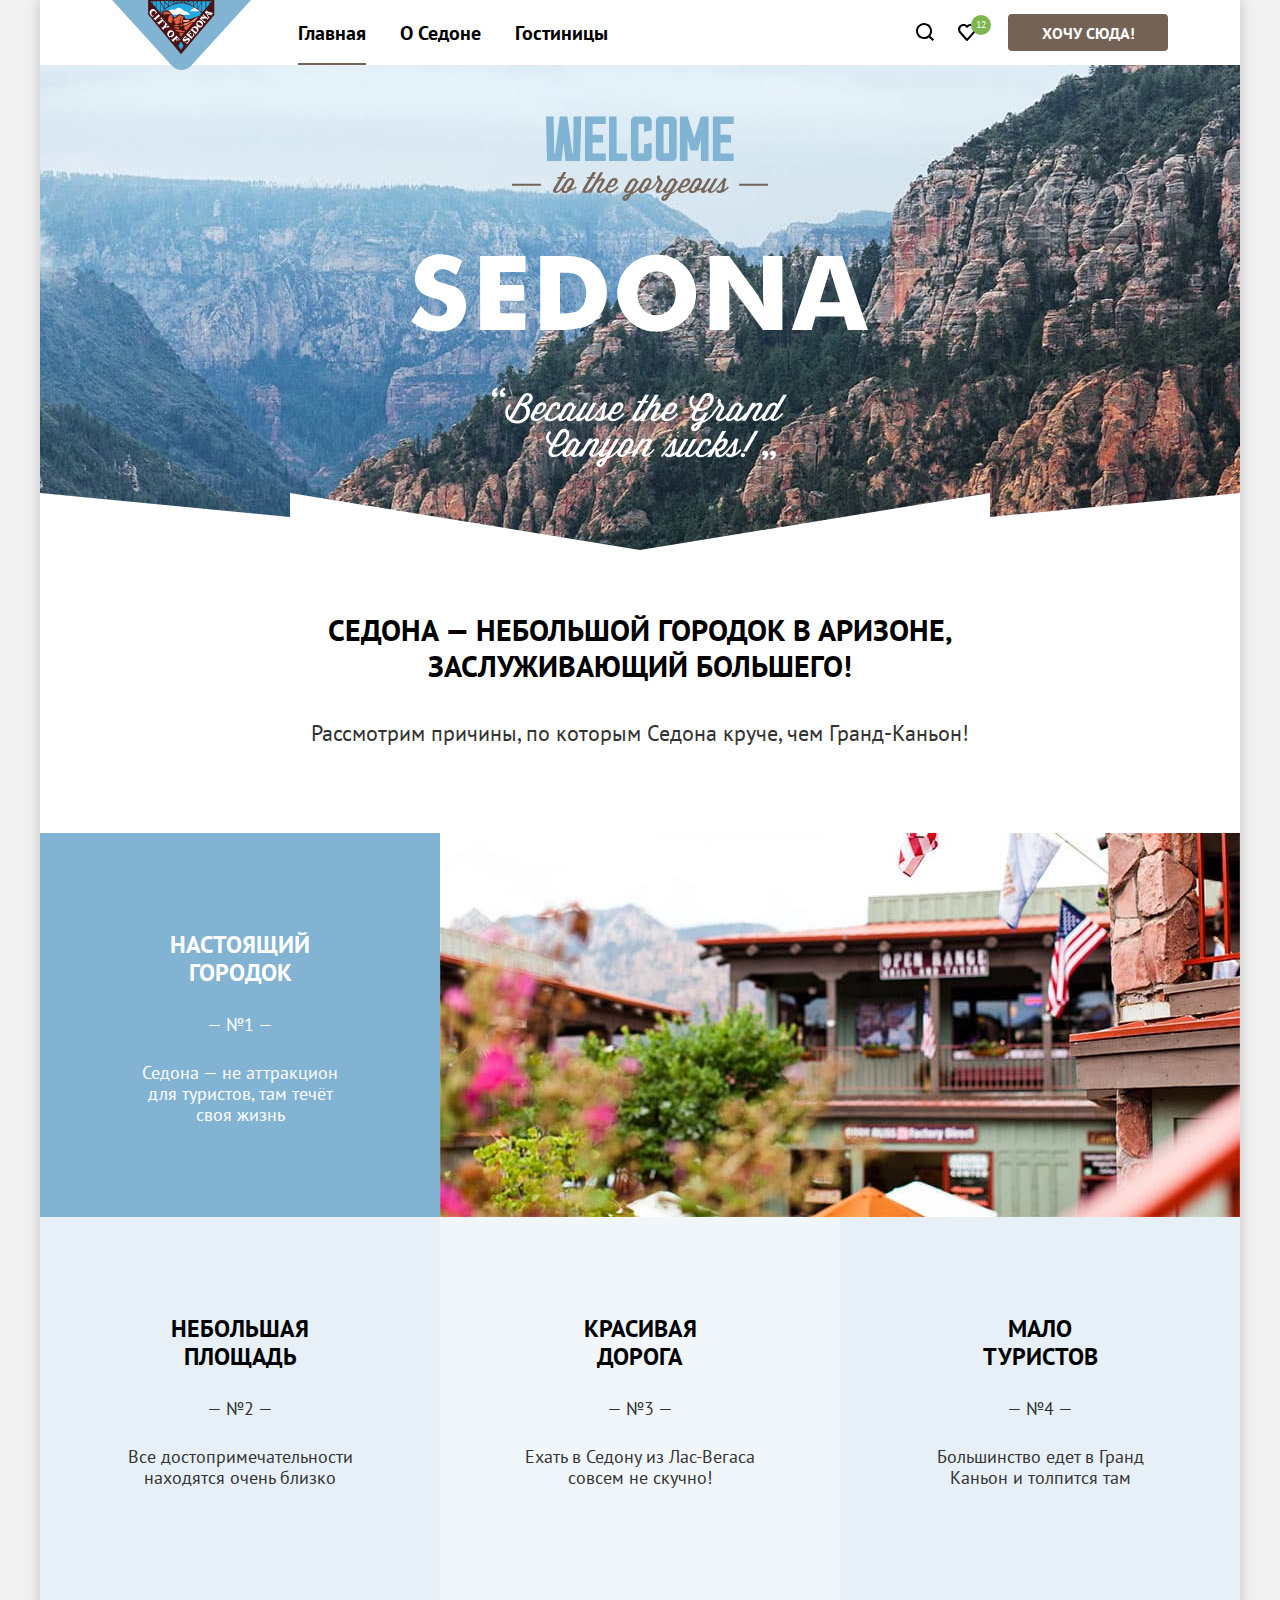
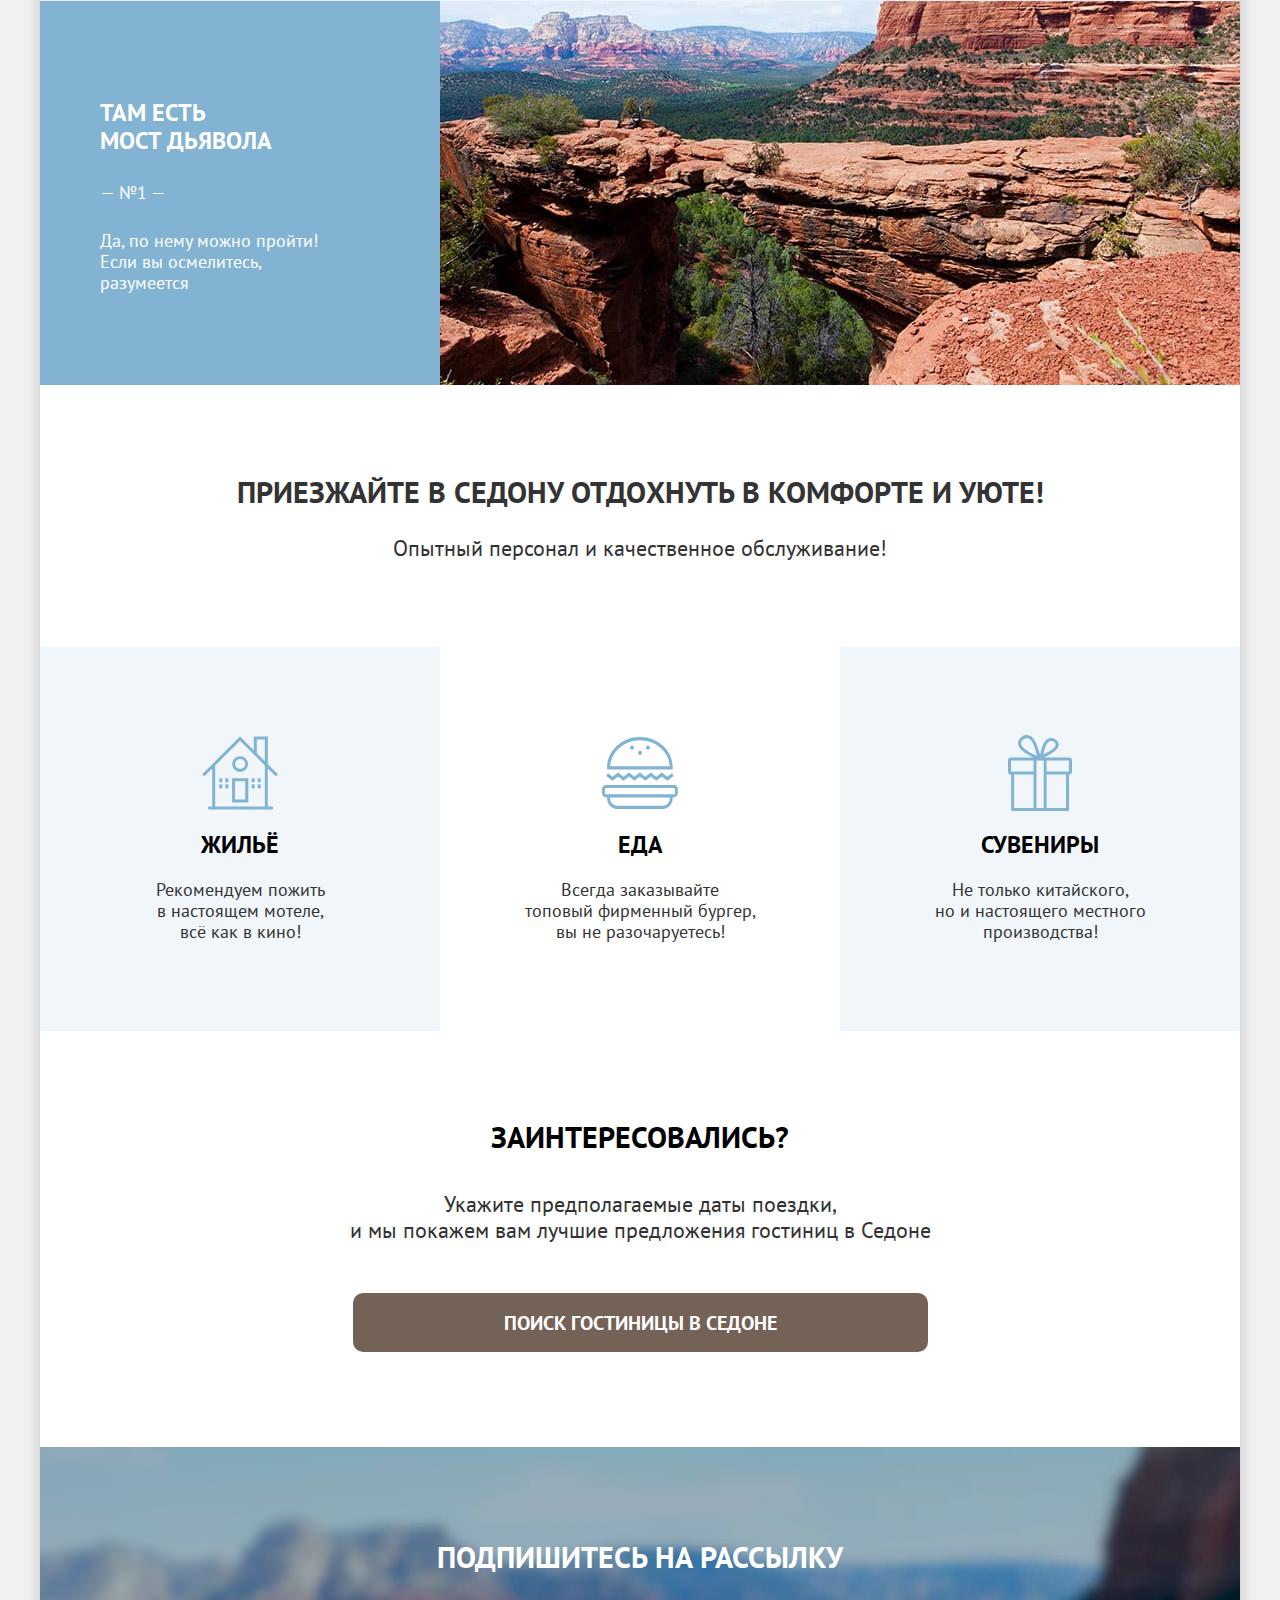
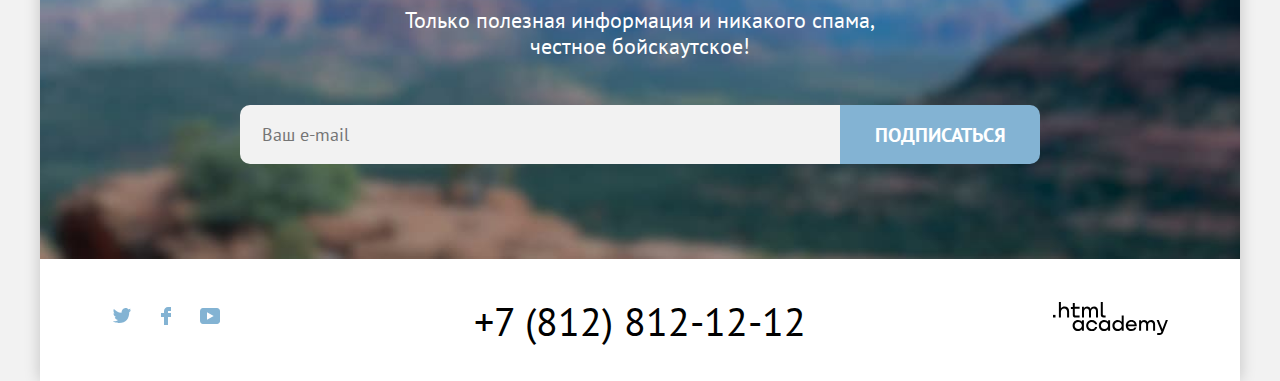
<file: index.html>
<!DOCTYPE html>
<html class="page" lang="ru">

  <head>
    <meta charset="utf-8">
    <title>Седона — небольшой городок в Аризоне</title>
    <link rel="stylesheet" href="./css/style.css">
    <link rel="icon" type="image/png" sizes="32x32" href="images/favicon.png">
  </head>

  <body class="page-body">
    <header class="page-header">
      <nav class="header-nav">
        <a class="logo">
          <img class="logo-img" src="./images/logo.svg" width="139" height="70" alt="Седона">
        </a>

        <ul class="site-menu">
          <li class="site-menu-item site-menu-item-active">
            <a class="site-menu-link">Главная</a>
          </li>
          <li class="site-menu-item">
            <a class="site-menu-link" href="#">О Седоне</a>
          </li>
          <li class="site-menu-item">
            <a class="site-menu-link" href="catalog.html">Гостиницы</a>
          </li>
        </ul>

        <div class="additional-menu">
          <a class="icon-button" href="#">
            <span class="visually-hidden">Поиск</span>
            <svg width="19" height="19" viewBox="0 0 19 19" aria-hidden="true">
              <path
                d="M18.0511 16.6L14.3406 12.9C15.3434 11.6 16.0454 9.9 16.0454 8C16.0454 3.6 12.4352 0 8.02271 0C3.61022 0 0 3.7 0 8.1C0 12.5 3.61022 16.1 8.02271 16.1C9.82781 16.1 11.5326 15.5 12.9366 14.4L16.6471 18.1L18.0511 16.6ZM8.02271 14.1C4.71334 14.1 2.00568 11.4 2.00568 8.1C2.00568 4.8 4.71334 2.1 8.02271 2.1C11.3321 2.1 14.0397 4.8 14.0397 8.1C14.0397 11.4 11.3321 14.1 8.02271 14.1Z" />
            </svg>
          </a>
          <a class="icon-button" href="#">
            <span class="visually-hidden">Избранное</span>
            <span class="icon-button-counter">12</span>
            <svg width="19" height="17" viewBox="0 0 19 17" aria-hidden="true">
              <path
                d="M8.92526 17C8.62441 17 8.32356 16.9 8.12299 16.6C2.70766 10.5 1.40397 9.1 1.10312 8.7C0.401135 7.8 0 6.6 0 5.4C0 2.4 2.40681 0 5.51561 0C6.8193 0 8.02271 0.5 9.02554 1.3C10.0284 0.5 11.3321 0 12.5355 0C15.544 0 18.0511 2.4 18.0511 5.4C18.0511 6.7 17.5497 7.9 16.7474 8.8L9.72753 16.7C9.52696 16.9 9.3264 17 8.92526 17ZM2.90823 7.5C3.20908 7.9 6.41816 11.5 9.02554 14.4L15.2431 7.4C15.7446 6.9 15.9451 6.2 15.9451 5.4C15.9451 3.6 14.4409 2.1 12.6358 2.1C11.6329 2.1 10.6301 2.6 9.9281 3.4C9.62725 3.7 9.3264 3.8 9.02554 3.8C8.72469 3.8 8.42384 3.6 8.22327 3.4C7.52129 2.6 6.51845 2.1 5.51561 2.1C3.7105 2.1 2.20624 3.6 2.20624 5.4C2.10596 6.3 2.5071 7 2.90823 7.5C2.80795 7.5 2.80795 7.5 2.90823 7.5Z" />
            </svg>
          </a>
          <a href="#" class="button button-secondary additional-menu-button">Хочу сюда!</a>
        </div>
      </nav>
    </header>

    <main class="page-main">
      <div class="main-promo">
        <h1 class="visually-hidden">Туристический город Седона</h1>
      </div>

      <section class="advantages">
        <h2 class="visually-hidden">Преимущества Седоны</h2>

        <div class="advantages-content">
          <p class="section-title">Седона — небольшой городок в Аризоне, заслуживающий большего!</p>
          <p class="section-description">Рассмотрим причины, по которым Седона круче, чем Гранд-Каньон!</p>
        </div>

        <ol class="advantages-list">
          <li class="advantages-item advantages-item-large">
            <div class="advantages-description">
              <h3 class="advantages-title">Настоящий<br>городок</h3>
              <p class="advantages-text">Седона — не аттракцион<br>для туристов, там течёт<br>своя жизнь</p>
            </div>
            <img class="advantages-img" src="./images/content/real-city.jpg" width="800" height="385"
              alt="Фото города Седона с заведенями">

          <li class="advantages-item">
            <div class="advantages-description">
              <h3 class="advantages-title">Небольшая<br>площадь</h3>
              <p class="advantages-text">Все достопримечательности находятся очень близко</p>
            </div>
          </li>

          <li class="advantages-item">
            <div class="advantages-description">
              <h3 class="advantages-title">Красивая<br>дорога</h3>
              <p class="advantages-text">Ехать в Седону из Лас-Вегаса совсем не скучно!</p>
            </div>
          </li>

          <li class="advantages-item">
            <div class="advantages-description">
              <h3 class="advantages-title">Мало<br>туристов</h3>
              <p class="advantages-text">Большинство едет в Гранд<br>Каньон и толпится там</p>
            </div>
          </li>
        </ol>
      </section>

      <li class="advantages-item advantages-item-large">
        <div class="advantages-description">
          <h3 class="advantages-title">Там есть<br>мост дьявола</h3>
          <p class="advantages-text">Да, по нему можно пройти!<br>Если вы осмелитесь,<br>разумеется</p>
        </div>
        <img class="advantages-img" src="./images/content/devil-bridge.jpg" width="800" height="385"
          alt="Фото Моста дьявола: природного каменного моста между скалами">
      </li>

      <div class="center-text-container">
        <h2 class="center-text text-title">
          Приезжайте в Седону отдохнуть в комфорте и уюте!
        </h2>
        <p class="intro-text text-description">
          Опытный персонал и качественное обслуживание!
        </p>
      </div>

      <ul class="advantages-list-inner">
        <li class="advantages-inner-item advantages-inner-item-house">
          <h4 class="advantages-title">Жильё</h4>
          <p class="advantages-text">Рекомендуем пожить<br>в настоящем мотеле,<br>всё как в кино!</p>
        </li>
        <li class="advantages-inner-item advantages-inner-item-food">
          <h4 class="advantages-title">Еда</h4>
          <p class="advantages-text">Всегда заказывайте<br>топовый фирменный бургер,<br>вы не разочаруетесь!</p>
        </li>
        <li class="advantages-inner-item advantages-inner-item-present">
          <h4 class="advantages-title">Сувениры</h4>
          <p class="advantages-text">Не только китайского,<br>но и настоящего местного<br>производства!</p>
        </li>
      </ul>
      </li>
      <section class="search">
        <h2 class="visually-hidden">Поиск гостиниц</h2>

        <p class="section-title">Заинтересовались?</p>
        <p class="section-description">Укажите предполагаемые даты поездки,<br>и мы покажем вам лучшие предложения
          гостиниц в Седоне</p>

        <a href="#" class="search-button button button-secondary button-large">Поиск гостиницы в Седоне</a>
      </section>

      <section class="subscribe subscribe-primary">
        <h2 class="section-title">Подпишитесь на рассылку</h2>
        <p class="section-description">Только полезная информация и никакого спама,<br>честное бойскаутское!</p>

        <form class="subscribe-form" action="https://echo.htmlacademy.ru/" method="post">
          <label class="subscribe-field field">
            <span class="visually-hidden">Ваш e-mail</span>
            <input class="field-input" type="email" name="email" placeholder="Ваш e-mail">
          </label>
          <button class="subscribe-button button button-large" type="submit">Подписаться</button>
        </form>
      </section>
    </main>

    <footer class="page-footer">
      <ul class="footer-social social">
        <li class="social-item">
          <a class="social-link" href="https://twitter.com/htmlacademy_ru">
            <span class="visually-hidden">Twitter</span>
            <svg width="18" height="15" viewBox="0 0 18 15" aria-hidden="true">
              <path
                d="M11.6 0.200056C13.4 -0.299944 14.8 0.500056 15.4 1.40006C16.1 1.20006 16.8 0.900056 17.5 0.700056C17.5 1.60006 16.9 2.20006 16.6 2.50006C17.3 2.60006 18 1.90006 18 1.90006C17.8 2.90006 16.9 3.70006 16.3 3.90006C16.1 10.7001 13 15.1001 5.7 15.0001C5.1 15.0001 5.8 15.0001 5.2 15.0001C4.8 15.0001 0.8 14.5001 0 13.1001C2.4 13.3001 4.1 12.7001 5 11.9001C4 11.6001 2.1 11.5001 1.8 9.00006C2.2 9.10006 2.4 9.20006 3.1 9.10006C1.8 8.30006 0.4 7.50006 0.5 5.30006C0.8 5.60006 1.6 5.80006 1.9 5.80006C1.1 5.60006 -0.2 2.50006 0.9 0.900056C2.8 2.80006 4.9 4.50006 8.5 4.70006C8.7 2.30006 9.7 0.800056 11.6 0.200056Z" />
            </svg>
          </a>
        </li>
        <li class="social-item">
          <a class="social-link" href="https://www.facebook.com/htmlacademy">
            <span class="visually-hidden">Facebook</span>
            <svg width="10" height="18" viewBox="0 0 10 18" aria-hidden="true">
              <path d="M7 0C4.8 0 3 1.8 3 4V6H0V10H3V18H7V10H10V6H7V4H10V0H7Z" />
            </svg>
          </a>
        </li>
        <li class="social-item">
          <a class="social-link" href="https://www.youtube.com/c/HTMLAcademyRUS">
            <span class="visually-hidden">YouTube</span>
            <svg width="20" height="16" viewBox="0 0 20 16" aria-hidden="true">
              <path
                d="M17 0H2.9C1.2 0 0 1.5 0 3.2V12.7C0 14.5 1.2 16 2.9 16H17.2C18.7 16 20.1 14.5 20.1 12.8V3.2C19.9 1.5 18.7 0 17 0ZM7 11.8V4.2L13.7 8L7 11.8Z" />
            </svg>
          </a>
        </li>
      </ul>

      <a class="footer-phone" href="tel:+78128121212">+7 (812) 812-12-12</a>

      <a class="footer-developer" href="https://htmlacademy.ru/">
        <span class="visually-hidden">Разработано HTML Academy</span>
        <svg class="footer-developer-img" width="115" height="33" viewBox="0 0 115 33" aria-hidden="true">
          <path d="M0 12.9V15.5H2.5V12.9H0Z" />
          <path
            d="M11.6 4.5C10 4.5 8.8 5.2 8 6.2H7.9V0H5.9V15.5H7.9V10.2C7.9 8.1 9.2 6.6 11.2 6.6C13 6.6 14.1 8 14.1 9.8V15.5H16.1V9.4C16.2 6.4 14.3 4.5 11.6 4.5Z" />
          <path
            d="M26.6 4.8H21.8V1.1H19.8V4.9H17.9V6.9H19.8V12.9C19.8 14.6 20.8 15.6 22.5 15.6H26.6V13.6H22.9C22.2 13.6 21.8 13.2 21.8 12.5V6.8H26.6V4.8Z" />
          <path
            d="M41.1 4.6C39.5 4.6 38.2 5.4 37.6 6.7H37.5C36.9 5.5 35.7 4.6 34.1 4.6C32.7 4.6 31.6 5.4 31 6.4H30.9V4.8H29V15.4H31V10C31 8 32 6.5 33.6 6.5C35.1 6.5 36 7.5 36 9.1V15.4H38V9.8C38 7.4 39.4 6.5 40.6 6.5C42.1 6.5 43 7.5 43 9.1V15.4H45V8.9C45.1 6.4 43.6 4.6 41.1 4.6Z" />
          <path d="M47.8 12.7C47.8 14.4 48.8 15.4 50.6 15.4H52.6V13.4H50.9C50.2 13.4 49.8 13 49.8 12.3V0H47.8V12.7Z" />
          <path
            d="M28.9 19.7C28 18.6 26.7 17.9 25 17.9C21.9 17.9 19.6 20.2 19.6 23.5C19.6 26.8 21.9 29.1 25 29.1C26.8 29.1 28 28.3 28.8 27.2H28.9V28.8H30.9V18.2H28.9V19.7ZM25.3 27.1C23.1 27.1 21.7 25.5 21.7 23.5C21.7 21.5 23.1 19.9 25.3 19.9C27.5 19.9 28.9 21.5 28.9 23.5C28.9 25.4 27.5 27.1 25.3 27.1Z" />
          <path
            d="M44.2 22C43.7 19.6 41.6 17.9 38.8 17.9C35.4 17.9 33.2 20.4 33.2 23.5C33.2 26.6 35.4 29.1 38.8 29.1C41.6 29.1 43.7 27.3 44.2 24.9H42.1C41.7 26.2 40.4 27.2 38.8 27.2C36.6 27.2 35.2 25.6 35.2 23.6C35.2 21.6 36.6 20 38.8 20C40.4 20 41.6 21 42.1 22.2H44.2V22Z" />
          <path
            d="M55.1 19.7C54.2 18.6 52.9 17.9 51.2 17.9C48.1 17.9 45.8 20.2 45.8 23.5C45.8 26.8 48.1 29.1 51.2 29.1C53 29.1 54.2 28.3 55 27.2H55.1V28.8H57.1V18.2H55.1V19.7ZM51.5 27.1C49.3 27.1 47.9 25.5 47.9 23.5C47.9 21.5 49.3 19.9 51.5 19.9C53.7 19.9 55.1 21.5 55.1 23.5C55.1 25.4 53.6 27.1 51.5 27.1Z" />
          <path
            d="M68.7 19.8C67.8 18.7 66.5 17.9 64.8 17.9C61.7 17.9 59.4 20.2 59.4 23.5C59.4 26.8 61.6 29.1 64.8 29.1C66.5 29.1 67.8 28.3 68.6 27.3H68.7V28.8H70.7V13.4H68.7V19.8ZM65.1 27.1C62.9 27.1 61.5 25.5 61.5 23.5C61.5 21.5 62.9 19.9 65.1 19.9C67.3 19.9 68.7 21.5 68.7 23.5C68.6 25.5 67.2 27.1 65.1 27.1Z" />
          <path
            d="M78.3 17.9C75 17.9 72.8 20.4 72.8 23.5C72.8 26.5 74.9 29.1 78.3 29.1C80.8 29.1 82.8 27.8 83.5 25.5H81.4C80.9 26.5 79.8 27.1 78.4 27.1C76.5 27.1 75.1 25.8 75 24.2H83.8C84 20.6 81.8 17.9 78.3 17.9ZM78.3 19.8C80 19.8 81.3 20.8 81.6 22.4H75.1C75.4 20.9 76.6 19.8 78.3 19.8Z" />
          <path
            d="M98.2 17.9C96.6 17.9 95.3 18.7 94.6 19.9H94.5C93.9 18.7 92.7 17.9 91.1 17.9C89.7 17.9 88.6 18.6 88 19.7V18.2H86.1V28.8H88.1V23.4C88.1 21.4 89.1 20 90.7 19.9C92.2 19.9 93.1 20.9 93.1 22.5V28.8H95.1V23.2C95.1 20.8 96.5 19.9 97.7 19.9C99.2 19.9 100.1 20.9 100.1 22.5V28.8H102.1V22.3C102.2 19.7 100.7 17.9 98.2 17.9Z" />
          <path
            d="M109.4 27L105.8 18.1H103.6L108.4 29.7C108.1 30.6 107.7 30.9 106.7 30.9H104.2V32.9H106.7C108.5 32.9 109.5 32.1 110.2 30.3L114.9 18.1H112.8L109.4 27Z" />
        </svg>
      </a>
    </footer>

    <section class="modal">
      <div class="modal-container">
        <h2 class="modal-title section-title">Поиск гостиницы в Седоне</h2>
        <button class="modal-close" type="button">
          <span class="visually-hidden">Закрыть окно</span>
        </button>

        <form class="modal-content search-form" action="https://echo.htmlacademy.ru/" method="post">
          <div class="search-form-date field field-search">
            <label class="field-title" for="date-in">Дата заезда:</label>
            <input class="field-input" type="text" name="date-in" id="date-in" placeholder="Укажите дату"
              value="27 апреля 2020">
            <span class="field-message field-message-error">Мы не можем отправить вас в прошлое.</span>
          </div>

          <div class="search-form-date field field-search">
            <label class="field-title" for="date-out">Дата заезда:</label>
            <input class="field-input" type="text" name="date-out" id="date-out" placeholder="Укажите дату"
              value="1 сентября 2021">
            <span class="field-message">На эти даты есть свободные номера. Пока есть.</span>
          </div>

          <div class="search-form-amount field field-search">
            <label class="field-title" for="adults">Взрослые:</label>

            <div class="field-number number">
              <button class="number-button number-button-minus" type="button">
                <span class="visually-hidden">Уменьшить количество</span>
              </button>

              <input class="number-input field-input" type="number" name="adults-amount" id="adults" placeholder="0"
                value="2" min="1" step="1">

              <button class="number-button number-button-plus" type="button">
                <span class="visually-hidden">Увеличить количество</span>
              </button>
            </div>
          </div>

          <div class="search-form-amount field field-search">
            <span class="field-title field-title-info">
              <label for="children">Дети:</label>
              <span class="field-info" id="children-info">
                <span class="field-info-text">
                  Укажите количество детей, которые будут с вами, возраст которых от 6 до 18 лет. Дети до 6 лет
                  размещаются бесплатно.
                </span>
              </span>
            </span>

            <div class="field-number number">
              <button class="number-button number-button-minus" type="button">
                <span class="visually-hidden">Уменьшить количество</span>
              </button>

              <input class="number-input field-input" type="number" name="children-amount" id="children"
                aria-describedby="children-info" placeholder="0" value="1" min="0" step="1">

              <button class="number-button number-button-plus" type="button">
                <span class="visually-hidden">Увеличить количество</span>
              </button>
            </div>
          </div>

          <button class="search-form-button button button-large" type="submit">Найти</button>
        </form>
      </div>
    </section>
  </body>

</html>
</file>
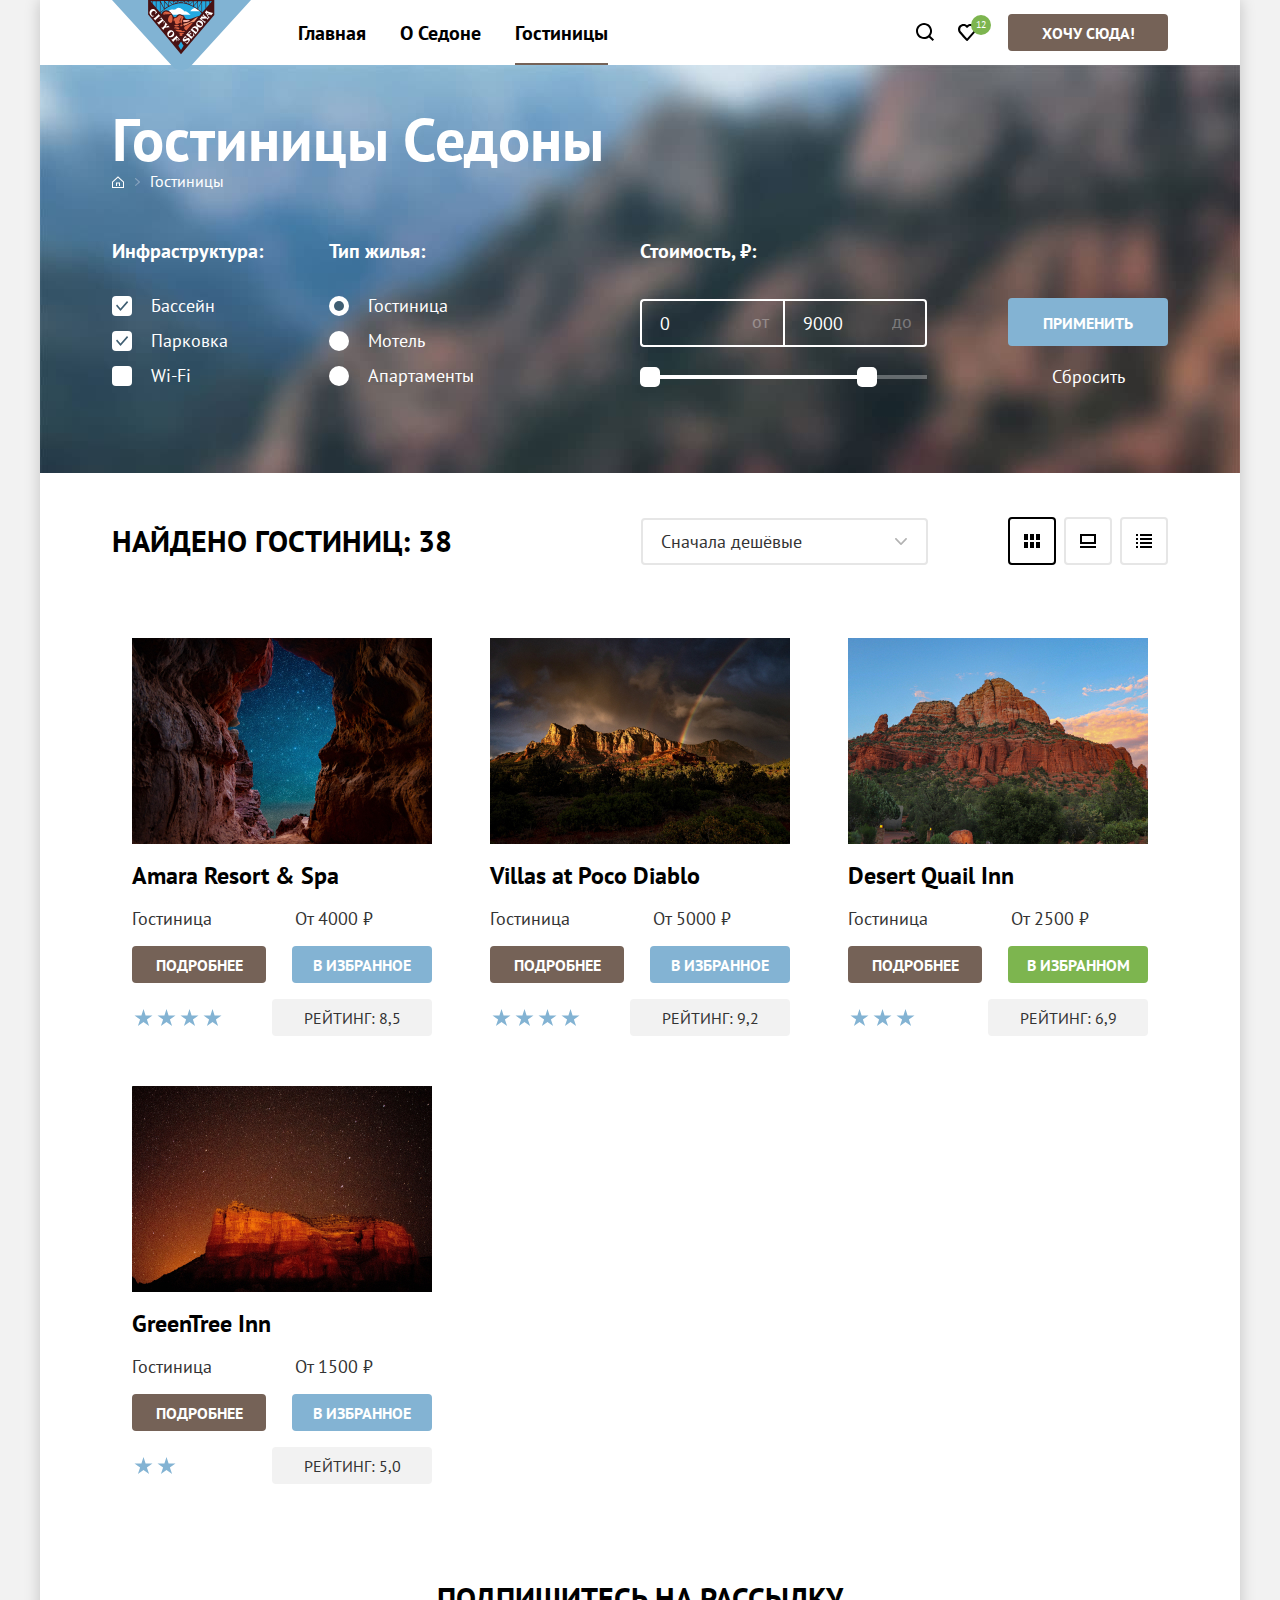
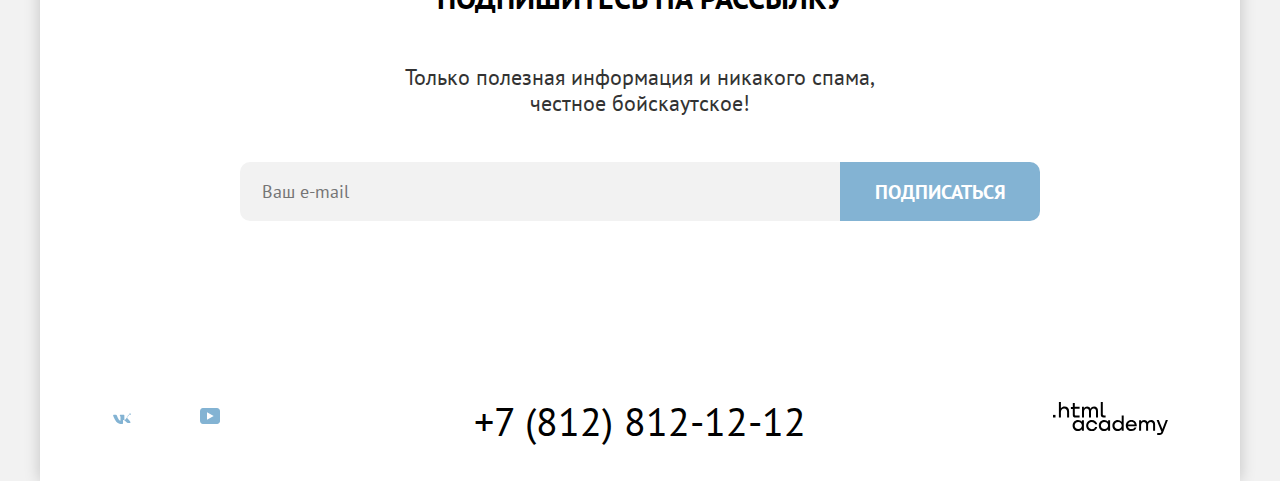
<file: catalog.html>
<!DOCTYPE html>
<html class="page" lang="ru">

  <head>
    <meta charset="utf-8">
    <title>Гостиницы Седоны</title>
    <link rel="stylesheet" href="./css/style.css">
    <link rel="icon" type="image/png" sizes="32x32" href="images/favicon.png">
  </head>

  <body class="page-body">
    <header class="page-header">
      <nav class="header-nav">
        <a class="logo" href="index.html">
          <img class="logo-img" src="./images/logo.svg" width="139" height="70" alt="Седона">
        </a>

        <ul class="site-menu">
          <li class="site-menu-item">
            <a class="site-menu-link" href="index.html">Главная</a>
          </li>
          <li class="site-menu-item">
            <a class="site-menu-link" href="#">О Седоне</a>
          </li>
          <li class="site-menu-item site-menu-item-active">
            <a class="site-menu-link">Гостиницы</a>
          </li>
        </ul>

        <div class="additional-menu">
          <a class="icon-button" href="#">
            <span class="visually-hidden">Поиск</span>
            <svg width="19" height="19" viewBox="0 0 19 19" aria-hidden="true">
              <path
                d="M18.0511 16.6L14.3406 12.9C15.3434 11.6 16.0454 9.9 16.0454 8C16.0454 3.6 12.4352 0 8.02271 0C3.61022 0 0 3.7 0 8.1C0 12.5 3.61022 16.1 8.02271 16.1C9.82781 16.1 11.5326 15.5 12.9366 14.4L16.6471 18.1L18.0511 16.6ZM8.02271 14.1C4.71334 14.1 2.00568 11.4 2.00568 8.1C2.00568 4.8 4.71334 2.1 8.02271 2.1C11.3321 2.1 14.0397 4.8 14.0397 8.1C14.0397 11.4 11.3321 14.1 8.02271 14.1Z" />
            </svg>
          </a>
          <a class="icon-button" href="#">
            <span class="visually-hidden">Избранное</span>
            <span class="icon-button-counter">12</span>
            <svg width="19" height="17" viewBox="0 0 19 17" aria-hidden="true">
              <path
                d="M8.92526 17C8.62441 17 8.32356 16.9 8.12299 16.6C2.70766 10.5 1.40397 9.1 1.10312 8.7C0.401135 7.8 0 6.6 0 5.4C0 2.4 2.40681 0 5.51561 0C6.8193 0 8.02271 0.5 9.02554 1.3C10.0284 0.5 11.3321 0 12.5355 0C15.544 0 18.0511 2.4 18.0511 5.4C18.0511 6.7 17.5497 7.9 16.7474 8.8L9.72753 16.7C9.52696 16.9 9.3264 17 8.92526 17ZM2.90823 7.5C3.20908 7.9 6.41816 11.5 9.02554 14.4L15.2431 7.4C15.7446 6.9 15.9451 6.2 15.9451 5.4C15.9451 3.6 14.4409 2.1 12.6358 2.1C11.6329 2.1 10.6301 2.6 9.9281 3.4C9.62725 3.7 9.3264 3.8 9.02554 3.8C8.72469 3.8 8.42384 3.6 8.22327 3.4C7.52129 2.6 6.51845 2.1 5.51561 2.1C3.7105 2.1 2.20624 3.6 2.20624 5.4C2.10596 6.3 2.5071 7 2.90823 7.5C2.80795 7.5 2.80795 7.5 2.90823 7.5Z" />
            </svg>
          </a>
          <a href="#" class="button button-secondary additional-menu-button">Хочу сюда!</a>
        </div>
      </nav>
    </header>

    <main class="page-main">
      <div class="main-header">
        <h1 class="main-heading">Гостиницы Седоны</h1>
        <ul class="breadcrumbs">
          <li class="breadcrumbs-item">
            <a class="breadcrumbs-link breadcrumbs-link-home" href="index.html">
              <span class="visually-hidden">Главная страница</span>
            </a>
          </li>
          <li class="breadcrumbs-item">
            <a class="breadcrumbs-link">
              Гостиницы
            </a>
          </li>
        </ul>

        <section class="filter">
          <h2 class="visually-hidden">Фильтр списка гостиниц</h2>

          <form class="filter-form" action="https://echo.htmlacademy.ru/" method="get">
            <fieldset class="filter-fieldset">
              <legend class="filter-title">Инфраструктура:</legend>

              <ul class="filter-list">
                <li class="filter-item">
                  <label class="control">
                    <input class="control-input" type="checkbox" name="infrastructure" value="pool" checked>
                    <span class="control-lead">Бассейн</span>
                  </label>
                </li>
                <li class="filter-item">
                  <label class="control">
                    <input class="control-input" type="checkbox" name="infrastructure" value="parking" checked>
                    <span class="control-lead">Парковка</span>
                  </label>
                </li>
                <li class="filter-item">
                  <label class="control">
                    <input class="control-input" type="checkbox" name="infrastructure" value="wi-fi">
                    <span class="control-lead">Wi-Fi</span>
                  </label>
                </li>
              </ul>
            </fieldset>

            <fieldset class="filter-fieldset">
              <legend class="filter-title">Тип жилья:</legend>

              <ul class="filter-list">
                <li class="filter-item">
                  <label class="control">
                    <input class="control-input" type="radio" name="apartment-type" value="hotel" checked>
                    <span class="control-lead">Гостиница</span>
                  </label>
                </li>
                <li class="filter-item">
                  <label class="control">
                    <input class="control-input" type="radio" name="apartment-type" value="motel">
                    <span class="control-lead">Мотель</span>
                  </label>
                </li>
                <li class="filter-item">
                  <label class="control">
                    <input class="control-input" type="radio" name="apartment-type" value="apartment">
                    <span class="control-lead">Апартаменты</span>
                  </label>
                </li>
              </ul>
            </fieldset>

            <fieldset class="filter-fieldset filter-fieldset-price">
              <legend class="filter-title">Стоимость, ₽:</legend>

              <div class="range">
                <div class="range-fields">
                  <label class="range-field">
                    <span class="range-title">от</span>
                    <input class="range-input" type="number" name="price-from" value="0" min="0" max="10000" step="100"
                      placeholder="0">
                  </label>

                  <label class="range-field">
                    <span class="range-title">до</span>
                    <input class="range-input" type="number" name="price-to" value="9000" min="0" max="10000" step="100"
                      placeholder="10000">
                  </label>
                </div>

                <div class="range-slider slider">
                  <div class="slider-bar" style="margin-right: 50px;">
                    <button class="slider-thumb" type="button">
                      <span class="visually-hidden">Ручка минимальной цены</span>
                    </button>
                    <button class="slider-thumb" type="button">
                      <span class="visually-hidden">Ручка максимальной цены</span>
                    </button>
                  </div>
                </div>
              </div>
            </fieldset>

            <div class="filter-buttons">
              <button class="filter-submit button" type="submit">Применить</button>
              <button class="filter-reset" type="reset">Сбросить</button>
            </div>
          </form>
        </section>
      </div>

      <section class="catalog">
        <h2 class="visually-hidden">Результаты поиска</h2>

        <div class="catalog-sort">
          <p class="section-title catalog-title">Найдено гостиниц: 38</p>

          <h3 class="visually-hidden">Сортировка и отображение</h3>
          <details class="select catalog-select">
            <summary class="select-button">Сначала дешёвые</summary>

            <ul class="select-menu">
              <li class="select-item select-item-active">
                <a class="select-option">Сначала дешёвые</a>
              </li>
              <li class="select-item">
                <a class="select-option" href="#">Сначала дорогие</a>
              </li>
              <li class="select-item">
                <a class="select-option" href="#">Сначала популярные</a>
              </li>
              <li class="select-item">
                <a class="select-option" href="#">Сначала комфортные</a>
              </li>
            </ul>
          </details>

          <ul class="view">
            <li class="view-item view-item-active">
              <a class="view-link view-link-cards">
                <span class="visually-hidden">Карточками</span>
              </a>
            </li>
            <li class="view-item">
              <a class="view-link view-link-slides" href="#">
                <span class="visually-hidden">Слайдами</span>
              </a>
            </li>
            <li class="view-item">
              <a class="view-link view-link-list" href="#">
                <span class="visually-hidden">Списком</span>
              </a>
            </li>
          </ul>
        </div>

        <div class="card-list">
          <h3 class="visually-hidden">Список гостиниц</h3>

          <article class="card">
            <a class="card-link" href="#">
              <h4 class="card-title">
                Amara Resort & Spa
              </h4>
            </a>

            <img class="card-img" src="./images/content/hotel-1.jpg" width="300" height="206" alt="">

            <p class="card-description">
              <span class="card-description-title">Гостиница</span>
              <span class="card-description-defenition">От 4000 ₽</span>
            </p>

            <a class="card-more button button-secondary" href="#">Подробнее</a>
            <a class="card-chosen button" href="#">В избранное</a>

            <p class="card-star star star-four">
              <span class="visually-hidden">4 звезды</span>
            </p>
            <p class="card-rate">Рейтинг: 8,5</p>
          </article>

          <article class="card">
            <a class="card-link" href="#">
              <h4 class="card-title">
                Villas at Poco Diablo
              </h4>
            </a>

            <img class="card-img" src="./images/content/hotel-2.jpg" width="300" height="206" alt="">

            <p class="card-description">
              <span class="card-description-title">Гостиница</span>
              <span class="card-description-defenition">От 5000 ₽</span>
            </p>

            <a class="card-more button button-secondary" href="#">Подробнее</a>
            <a class="card-chosen button" href="#">В избранное</a>

            <p class="card-star star star-four">
              <span class="visually-hidden">4 звезды</span>
            </p>
            <p class="card-rate">Рейтинг: 9,2</p>
          </article>

          <article class="card">
            <a class="card-link" href="#">
              <h4 class="card-title">
                Desert Quail Inn
              </h4>
            </a>

            <img class="card-img" src="./images/content/hotel-3.jpg" width="300" height="206" alt="">

            <p class="card-description">
              <span class="card-description-title">Гостиница</span>
              <span class="card-description-defenition">От 2500 ₽</span>
            </p>

            <a class="card-more button button-secondary" href="#">Подробнее</a>
            <a class="card-chosen button button-success" href="#">В избранном</a>

            <p class="card-star star star-three">
              <span class="visually-hidden">3 звезды</span>
            </p>
            <p class="card-rate">Рейтинг: 6,9</p>
          </article>

          <article class="card">
            <a class="card-link" href="#">
              <h4 class="card-title">
                GreenTree Inn
              </h4>
            </a>

            <img class="card-img" src="./images/content/hotel-4.jpg" width="300" height="206" alt="">

            <p class="card-description">
              <span class="card-description-title">Гостиница</span>
              <span class="card-description-defenition">От 1500 ₽</span>
            </p>

            <a class="card-more button button-secondary" href="#">Подробнее</a>
            <a class="card-chosen button" href="#">В избранное</a>

            <p class="card-star star star-two">
              <span class="visually-hidden">2 звезды</span>
            </p>
            <p class="card-rate">Рейтинг: 5,0</p>
          </article>
        </div>
        </div>
        </div>
        </div>
      </section>

      <section class="subscribe">
        <h2 class="section-title">Подпишитесь на рассылку</h2>
        <p class="section-description">Только полезная информация и никакого спама,<br>честное бойскаутское!</p>

        <form class="subscribe-form" action="https://echo.htmlacademy.ru/" method="post">
          <label class="subscribe-field field">
            <span class="visually-hidden">Ваш e-mail</span>
            <input class="field-input" type="email" name="email" placeholder="Ваш e-mail">
          </label>
          <button class="subscribe-button button button-large" type="submit">Подписаться</button>
        </form>
      </section>
    </main>

    <footer class="page-footer">
      <ul class="footer-social social">
        <li class="social-item">
          <a class="social-link" href="https://VK.com/htmlacademy">
            <span class="visually-hidden">VK</span>
            <svg width="18" height="15" viewBox="0 0 18 15" aria-hidden="true">
              <path
                d="M18.46 6.54c.13-.42 0-.73-.6-.73h-1.98c-.5 0-.73.26-.85.55 0 0-1 2.42-2.42 3.99-.46.46-.67.6-.92.6-.13 0-.33-.14-.33-.55V6.54c0-.49-.14-.73-.56-.73H7.25c-.33 0-.53.23-.53.45 0 .47.7.58.77 1.91v2.88c0 .63-.12.75-.38.75-.67 0-2.3-2.45-3.26-5.24-.2-.58-.4-.81-.93-.81H.84c-.6 0-.72.26-.72.55 0 .51.67 3.01 3.14 6.33C4.66 14.09 6.9 15 8.77 15c1.12 0 1.26-.25 1.26-.76V11.7c0-.55.12-.66.51-.66.29 0 .78.14 1.94 1.2 1.32 1.17 1.54 1.7 2.28 1.7h1.98c.6 0 .9-.3.73-.88-.19-.58-.86-1.43-1.75-2.43-.46-.55-1.14-1.15-1.35-1.45-.28-.37-.2-.54 0-.87.01-.01 2.37-3.34 2.62-4.5z" />
            </svg>
          </a>
        </li>
        <li class="social-item">
          <a class="social-link" href="https://www.Telegram.com/htmlacademy">
            <span class="visually-hidden">Telegram</span>
            <svg width="10" height="18" viewBox="0 0 10 18" aria-hidden="true">
              <path fill="#ffffff"
                d="M179.5 75.1c2.6-11.2-4-15.6-11.4-13L49.6 116.3c-9.9 3.9-9.8 9.3-1.7 11.7l32.7 10.2 12.6 39.2c1.5 4.1 2.3 5.7 6.2 5.7 4 0 5.4-1.8 7.5-4.1 1.3-1.4 9-8.9 17.7-17.5l36.8 27.1c6.8 3.8 11.7 1.8 13.4-6.3l24.3-112.2z" />
            </svg>
            </svg>
          </a>
        </li>
        <li class="social-item">
          <a class="social-link" href="https://www.youtube.com/c/HTMLAcademyRUS">
            <span class="visually-hidden">YouTube</span>
            <svg width="20" height="16" viewBox="0 0 20 16" aria-hidden="true">
              <path
                d="M17 0H2.9C1.2 0 0 1.5 0 3.2V12.7C0 14.5 1.2 16 2.9 16H17.2C18.7 16 20.1 14.5 20.1 12.8V3.2C19.9 1.5 18.7 0 17 0ZM7 11.8V4.2L13.7 8L7 11.8Z" />
            </svg>
          </a>
        </li>
      </ul>

      <a class="footer-phone" href="tel:+78128121212">+7 (812) 812-12-12</a>

      <a class="footer-developer" href="https://htmlacademy.ru/">
        <span class="visually-hidden">Разработано HTML Academy</span>
        <svg class="footer-developer-img" width="115" height="33" viewBox="0 0 115 33" aria-hidden="true">
          <path d="M0 12.9V15.5H2.5V12.9H0Z" />
          <path
            d="M11.6 4.5C10 4.5 8.8 5.2 8 6.2H7.9V0H5.9V15.5H7.9V10.2C7.9 8.1 9.2 6.6 11.2 6.6C13 6.6 14.1 8 14.1 9.8V15.5H16.1V9.4C16.2 6.4 14.3 4.5 11.6 4.5Z" />
          <path
            d="M26.6 4.8H21.8V1.1H19.8V4.9H17.9V6.9H19.8V12.9C19.8 14.6 20.8 15.6 22.5 15.6H26.6V13.6H22.9C22.2 13.6 21.8 13.2 21.8 12.5V6.8H26.6V4.8Z" />
          <path
            d="M41.1 4.6C39.5 4.6 38.2 5.4 37.6 6.7H37.5C36.9 5.5 35.7 4.6 34.1 4.6C32.7 4.6 31.6 5.4 31 6.4H30.9V4.8H29V15.4H31V10C31 8 32 6.5 33.6 6.5C35.1 6.5 36 7.5 36 9.1V15.4H38V9.8C38 7.4 39.4 6.5 40.6 6.5C42.1 6.5 43 7.5 43 9.1V15.4H45V8.9C45.1 6.4 43.6 4.6 41.1 4.6Z" />
          <path d="M47.8 12.7C47.8 14.4 48.8 15.4 50.6 15.4H52.6V13.4H50.9C50.2 13.4 49.8 13 49.8 12.3V0H47.8V12.7Z" />
          <path
            d="M28.9 19.7C28 18.6 26.7 17.9 25 17.9C21.9 17.9 19.6 20.2 19.6 23.5C19.6 26.8 21.9 29.1 25 29.1C26.8 29.1 28 28.3 28.8 27.2H28.9V28.8H30.9V18.2H28.9V19.7ZM25.3 27.1C23.1 27.1 21.7 25.5 21.7 23.5C21.7 21.5 23.1 19.9 25.3 19.9C27.5 19.9 28.9 21.5 28.9 23.5C28.9 25.4 27.5 27.1 25.3 27.1Z" />
          <path
            d="M44.2 22C43.7 19.6 41.6 17.9 38.8 17.9C35.4 17.9 33.2 20.4 33.2 23.5C33.2 26.6 35.4 29.1 38.8 29.1C41.6 29.1 43.7 27.3 44.2 24.9H42.1C41.7 26.2 40.4 27.2 38.8 27.2C36.6 27.2 35.2 25.6 35.2 23.6C35.2 21.6 36.6 20 38.8 20C40.4 20 41.6 21 42.1 22.2H44.2V22Z" />
          <path
            d="M55.1 19.7C54.2 18.6 52.9 17.9 51.2 17.9C48.1 17.9 45.8 20.2 45.8 23.5C45.8 26.8 48.1 29.1 51.2 29.1C53 29.1 54.2 28.3 55 27.2H55.1V28.8H57.1V18.2H55.1V19.7ZM51.5 27.1C49.3 27.1 47.9 25.5 47.9 23.5C47.9 21.5 49.3 19.9 51.5 19.9C53.7 19.9 55.1 21.5 55.1 23.5C55.1 25.4 53.6 27.1 51.5 27.1Z" />
          <path
            d="M68.7 19.8C67.8 18.7 66.5 17.9 64.8 17.9C61.7 17.9 59.4 20.2 59.4 23.5C59.4 26.8 61.6 29.1 64.8 29.1C66.5 29.1 67.8 28.3 68.6 27.3H68.7V28.8H70.7V13.4H68.7V19.8ZM65.1 27.1C62.9 27.1 61.5 25.5 61.5 23.5C61.5 21.5 62.9 19.9 65.1 19.9C67.3 19.9 68.7 21.5 68.7 23.5C68.6 25.5 67.2 27.1 65.1 27.1Z" />
          <path
            d="M78.3 17.9C75 17.9 72.8 20.4 72.8 23.5C72.8 26.5 74.9 29.1 78.3 29.1C80.8 29.1 82.8 27.8 83.5 25.5H81.4C80.9 26.5 79.8 27.1 78.4 27.1C76.5 27.1 75.1 25.8 75 24.2H83.8C84 20.6 81.8 17.9 78.3 17.9ZM78.3 19.8C80 19.8 81.3 20.8 81.6 22.4H75.1C75.4 20.9 76.6 19.8 78.3 19.8Z" />
          <path
            d="M98.2 17.9C96.6 17.9 95.3 18.7 94.6 19.9H94.5C93.9 18.7 92.7 17.9 91.1 17.9C89.7 17.9 88.6 18.6 88 19.7V18.2H86.1V28.8H88.1V23.4C88.1 21.4 89.1 20 90.7 19.9C92.2 19.9 93.1 20.9 93.1 22.5V28.8H95.1V23.2C95.1 20.8 96.5 19.9 97.7 19.9C99.2 19.9 100.1 20.9 100.1 22.5V28.8H102.1V22.3C102.2 19.7 100.7 17.9 98.2 17.9Z" />
          <path
            d="M109.4 27L105.8 18.1H103.6L108.4 29.7C108.1 30.6 107.7 30.9 106.7 30.9H104.2V32.9H106.7C108.5 32.9 109.5 32.1 110.2 30.3L114.9 18.1H112.8L109.4 27Z" />
        </svg>
      </a>
    </footer>
  </body>

</html>
</file>
<file: css/style.css>
@font-face {
  font-family: "PT Sans";
  font-weight: 400;
  font-style: normal;
  font-display: swap;
  src: url("../fonts/ptsans-400.woff2") format("woff2");
}

@font-face {
  font-family: "PT Sans";
  font-weight: 700;
  font-style: normal;
  font-display: swap;
  src: url("../fonts/ptsans-700.woff2") format("woff2");
}

/* Common */

*,
*::before,
*::after {
  box-sizing: border-box;
}

img {
  max-width: 100%;
  height: auto;
}

.visually-hidden {
  position: absolute;

  width: 1px;
  height: 1px;
  margin: -1px;
  padding: 0;
  border: 0;
  clip: rect(0 0 0 0);
  overflow: hidden;
}

/* Section */

.section-title {
  margin: 0;
  margin-bottom: 36px;

  color: #000000;

  font-size: 30px;
  font-weight: 700;
  line-height: 36px;
  text-transform: uppercase;
}

.section-description {
  margin: 0;

  font-size: 22px;
  line-height: 26px;
}

/* Button */

.button {
  display: inline-block;
  margin: 0;
  padding: 7px 15px 6px;

  color: #ffffff;
  background-color: #83b3d3;
  border: none;
  border-radius: 4px;

  font-family: inherit;
  font-size: 16px;
  font-weight: 700;
  text-align: center;
  text-transform: uppercase;
  text-decoration: none;
  line-height: 24px;
}

.button:hover {
  background-color: #68a2ca;
}

.button:active {
  color: rgba(255, 255, 255, 0.3);
  background-color: #68a2ca;
}

.button:focus:not(:active) {
  background-color: #68a2ca;
  outline: 3px solid #615048;
  outline-offset: 0;
}

.button-secondary {
  background-color: #756257;
}

.button-secondary:hover {
  background-color: #615048;
}

.button-secondary:active {
  background-color: #615048;
}

.button-secondary:focus:not(:active) {
  background-color: #615048;
  outline: 3px solid #83b3d3;
}

.button-success {
  background-color: #7db54f;
}

.button-success:hover {
  background-color: #6c9e42;
}

.button-success:active {
  background-color: #6c9e42;
}

.button-success:focus:not(:active) {
  background-color: #6c9e42;
}

.button[disabled] {
  opacity: 0.3;
  color: #ffffff;
  background-color: #d3d3d3;
}

.button-large {
  padding: 18px 16px 17px;

  border-radius: 10px;

  font-size: 20px;
}

/* Icon button */

.icon-button {
  position: relative;

  display: grid;
  place-content: center;
  width: 42px;
  height: 42px;

  fill: #000000;
  background-repeat: no-repeat;
  background-position: 50% 50%;
}

.icon-button:hover {
  fill: #756257;
}

.icon-button:active {
  fill: rgba(117, 98, 87, 0.3);
}

.icon-button-counter {
  position: absolute;
  top: 3px;
  right: -3px;

  min-width: 20px;
  height: 20px;
  padding: 0 4px;

  color: #ffffff;
  background-color: #7db54f;
  border-radius: 50%;

  line-height: 20px;
  font-size: 10px;
  text-align: center;
}

.icon-button[href]:active .icon-button-counter {
  color: rgba(255, 255, 255, 0.3);
}

.icon-button[disabled] {
  opacity: 0.3;
}

/* Forms */

.field {
  display: flex;
}

.field-title-info {
  display: flex;
  justify-content: flex-end;
  margin-left: 20px;
}

.field-input {
  width: 100%;
  margin: 0;
  padding: 8px 20px;

  background-color: #f2f2f2;
  border: 2px solid transparent;
  border-radius: 4px;

  font-family: inherit;
  font-size: 18px;
}

.field-input:hover {
  background-color: #e6e6e6;
}

.field-input:focus {
  background-color: #e6e6e6;
  outline: 3px solid #83b3d3;
}

.field-input-error {
  border-color: #ff5757;
}

.field-input[disabled] {
  opacity: 0.3;
  background-color: #d3d3d3;
}

.field-search {
  display: grid;
  grid-template-columns: 140px 1fr;
  grid-template-rows: 50px;
  column-gap: 15px;
  row-gap: 4px;
}

.field-search .field-title {
  align-self: center;

  font-weight: 700;
}

.field-search .field-input {
  font-weight: 700;
}

.field-message {
  grid-column: 2 / -1;

  font-size: 16px;
}

.field-message-error {
  color: #ff5757;
}

.field-info {
  position: relative;

  width: 25px;
  height: 25px;
  margin-right: 5px;
  margin-left: 10px;

  background-color: #83b3d3;
  background-repeat: no-repeat;
  background-position: 50% 50%;
  background-image: url("../images/icons/info.svg");
  border-radius: 50%;
}

.field-info-text {
  position: absolute;
  top: calc(100% + 15px);
  left: calc(50% - 128px);
  z-index: 1;

  display: none;
  width: 256px;
  padding: 15px 20px 23px;

  color: #ffffff;
  background-color: #333333;
  border-radius: 10px;

  font-size: 16px;
  font-weight: 400;
}

.field-info-text::before {
  content: "";
  position: absolute;
  top: -9px;
  left: calc(50% - 10px);

  width: 19px;
  height: 9px;

  background-image: url("../images/icons/triangle.svg");
}

.field-info-text::after {
  content: "";
  position: absolute;
  top: -25px;
  right: 0;
  left: 0;

  height: 25px;
}

.field-info:hover .field-info-text {
  display: block;
}

/* Page */

.page {
  height: 100%;

  color: #333333;
  background-color: #f2f2f2;

  font-family: "PT Sans", sans-serif;
  font-size: 18px;
}

.page-body {
  display: flex;
  flex-direction: column;
  width: 1200px;
  min-height: 100%;
  margin: 0 auto;

  background-color: #ffffff;
  box-shadow: 0 0 15px rgba(0, 0, 0, 0.2);
}

.page-main {
  flex-grow: 1;
}

/* Header */

.header-nav {
  display: grid;
  grid-template-columns: max-content 1fr max-content;
  gap: 30px;
  min-height: 65px;
  padding: 0 72px;
}

.logo {
  position: relative;
  z-index: 1;
  margin-bottom: -10px;
}

.logo-img {
  display: block;
}

.site-menu {
  flex-grow: 1;
  display: flex;
  flex-wrap: wrap;
  margin: 0;
  padding: 0;

  font-size: 20px;
  line-height: 26px;
  font-weight: 700;

  list-style: none;
}

.site-menu-item {
  display: flex;
  align-items: center;
}

.site-menu-item-active {
  position: relative;
}

.site-menu-item-active::after {
  content: "";
  position: absolute;
  right: 17px;
  left: 17px;
  bottom: 0;

  height: 2px;

  background-color: #756257;
}

.site-menu-link {
  display: block;
  padding: 17px;

  color: #000000;

  text-decoration: none;
}

.site-menu-link[href]:hover {
  color: #756257;
}

.site-menu-link[href]:active {
  color: #756257;
  opacity: 0.3;
}

.additional-menu {
  display: flex;
  flex-wrap: wrap;
  align-items: center;
  justify-content: flex-end;
  max-width: 322px;
}

.additional-menu-button {
  min-width: 160px;
  margin-left: 20px;
}

/* Footer */

.page-footer {
  display: grid;
  grid-template-columns: 1fr max-content 1fr;
  align-items: center;
  gap: 30px;
  padding: 27px 62px 25px;
}

.footer-social {
  align-self: start;
  margin-top: 8px;
}

.footer-phone {
  padding: 15px;
  color: #000000;
  border-radius: 10px;

  font-size: 40px;
  line-height: 40px;
  text-decoration: none;
}

.footer-phone:hover {
  color: #756257;
}

.footer-phone:active {
  opacity: 0.3;
}

.footer-phone:focus:not(:active) {
  outline: 3px solid #83b3d3;
  outline-offset: -3px;
}

.footer-developer {
  display: block;
  margin-right: -12px;
  padding: 16px 22px;
  justify-self: end;

  border-radius: 10px;
}

.footer-developer:hover {
  fill: #756257;
}

.footer-developer:active {
  fill: #756257;
  opacity: 0.3;
}

.footer-developer:focus:not(:active) {
  fill: #756257;
  outline: 3px solid #68a2ca;
  outline-offset: -3px;
}

.footer-developer-image {
  display: block;
}

/* Main */

.main-promo {
  min-height: 485px;

  background-color: #491213;
  background-repeat: no-repeat;
  background-position:
    50% calc(50% - 16px),
    50% 100%,
    50% 50%;
  background-size:
    auto auto,
    100% auto,
    cover;
  background-image:
    url("../images/welcome.svg"),
    url("../images/background/divider.svg"),
    url("../images/background/promo.jpg");
}

.main-header {
  padding: 35px 72px 82px;

  color: #ffffff;
  background-color: #615048;
  background-image: url("../images/background/main-header.jpg");
  background-size: cover;
}

.main-heading {
  margin: 0;

  font-size: 60px;
  line-height: 78px;
}

.center-text-container {
  width: 1200;
  height: 246;
  gap: 20px;
  padding-top: 64px;
  padding-bottom: 64px;
}

.center-text {
  font-family: PT Sans;
  font-weight: 700;
  font-size: 30px;
  line-height: 36px;
  letter-spacing: 0%;
  text-align: center;
  text-transform: uppercase;

}

.intro-text {
  font-family: PT Sans;
  font-weight: 400;
  font-size: 22px;
  line-height: 26px;
  letter-spacing: 0%;
  text-align: center;

}

/* Range */

.range {
  margin-top: 35px;
}

.range-fields {
  display: grid;
  grid-template-columns: 1fr 2px 1fr;
}

.range-fields::before {
  content: "";
  position: relative;
  z-index: 1;

  width: 2px;

  background-color: #ffffff;
}

.range-fields:hover::before {
  opacity: 0.6;
}

.range-fields:focus-within::before {
  opacity: 1;
}

.range-field {
  display: grid;
  grid-template-columns: 1fr 44px;
}

.range-field:first-child {
  order: -1;
}

.range-input {
  width: 100%;
  grid-column: 1 / -1;
  grid-row: 1 / 2;
  height: 48px;
  padding: 10px 18px;
  padding-right: 50px;

  color: #ffffff;
  background-color: transparent;
  border: 2px solid #ffffff;
  border-radius: 4px;

  font-family: inherit;
  font-size: 18px;

  appearance: textfield;
}

.range-input::-webkit-inner-spin-button,
.range-input::-webkit-outer-spin-button {
  -webkit-appearance: none;
  margin: 0;
}

.range-field:first-child .range-input {
  border-right: none;
  border-top-right-radius: 0;
  border-bottom-right-radius: 0;
}

.range-field:nth-child(2) .range-input {
  border-left: none;
  border-top-left-radius: 0;
  border-bottom-left-radius: 0;
}

.range-input:hover {
  border-color: rgba(255, 255, 255, 0.6);
}

.range-input:focus {
  outline: 3px solid #83b3d3;
  border-color: #ffffff;
  box-shadow: inset 0 0 0 3px #83b3d3;
}

.range-input:not(:placeholder-shown):focus {
  background-color: #756257;
  border-color: #ffffff;
  box-shadow: none;
  outline: none;
}

.range-input[disabled] {
  opacity: 0.3;
  border-color: #ffffff;
}

.range-title {
  grid-column: -2 / -1;
  grid-row: 1 / 2;
  align-self: center;
  justify-self: center;
  margin-top: -2px;

  opacity: 0.3;

  line-height: 18px;
}

.range-field:nth-child(2) .range-title {
  margin-right: 6px;
}

.range-slider {
  margin-top: 28px;
}

/* Slider */

.slider {
  height: 4px;

  background-color: rgba(255, 255, 255, 0.3);
}

.slider-bar {
  display: flex;
  align-items: center;
  justify-content: space-between;
  height: 100%;

  background-color: #ffffff;
}

.slider-thumb {
  width: 20px;
  height: 20px;

  background-color: #ffffff;
  border: none;
  border-radius: 5px;
}

.slider-thumb:hover {
  box-shadow: 0 4px 10px rgba(0, 0, 0, 0.25);
}

.slider-thumb:focus {
  outline: 3px solid #83b3d3;
}

.slider-thumb:active {
  outline-width: 2px;
  box-shadow: 0 7px 15px rgba(0, 0, 0, 0.4);
}

/* Breadcrumbs */

.breadcrumbs {
  display: flex;
  flex-wrap: wrap;
  margin-top: -10px;
  margin-bottom: 43px;
  margin-left: -8px;
  padding: 0;

  font-size: 16px;
  line-height: 21px;

  list-style: none;
}

.breadcrumbs-item + .breadcrumbs-item {
  position: relative;

  margin-left: 10px;
}

.breadcrumbs-item + .breadcrumbs-item::before {
  content: "";
  position: absolute;
  top: calc(50% - 4px);
  left: -7px;

  width: 5px;
  height: 8px;

  background-image: url("../images/icons/chevron-right.svg");
  opacity: 0.3;
}

.breadcrumbs-link {
  display: flex;
  padding: 3px 8px;

  border-radius: 4px;
}

.breadcrumbs-link[href]:hover {
  opacity: 0.6;
}

.breadcrumbs-link[href]:active {
  opacity: 0.3;
}

.breadcrumbs-link:not(:active):focus {
  outline: 3px solid #83b3d3;
  outline-offset: -3px;
}

.breadcrumbs-link-home {
  width: 28px;
  height: 27px;

  background-repeat: no-repeat;
  background-position: 50% 50%;
  background-image: url("../images/icons/home.svg");
}

/* Card */

.card-list {
  display: grid;
  align-items: start;
  grid-template-columns: repeat(3, 1fr);
  column-gap: 18px;
  row-gap: 10px;
  padding-bottom: 34px;
}

.card {
  position: relative;
  z-index: 0;

  display: grid;
  align-content: start;
  grid-template-columns: 1fr 26px 140px;
  grid-template-rows: 206px;
  grid-template-areas:
    "image image image"
    "title title title"
    "description description description"
    "button-more . button-chosen"
    "stars rate rate";
  row-gap: 16px;
  padding: 20px;
}

.card-link {
  grid-area: title;

  color: #000000;

  text-decoration: none;
}

.card-link:focus {
  outline: none;
}

.card-link::before {
  content: "";
  position: absolute;
  top: 0;
  right: 0;
  bottom: 160px;
  left: 0;
  z-index: 1;
}

.card-title {
  margin: 0;

  font-size: 24px;
  line-height: 31px;
}

.card-img {
  order: -1;
  width: 100%;
  height: 100%;
  grid-area: image;

  object-fit: cover;
}

.card-link:hover + .card-img {
  opacity: 0.6;
}

.card-link:active + .card-img {
  opacity: 0.3;
}

.card-link:focus:not(:active) + .card-img {
  outline: 3px solid #83b3d3;
}

.card-description {
  grid-column: description;
  display: grid;
  grid-template-columns: 1fr 140px;
  column-gap: 26px;
  margin: 0;

  line-height: 23px;
}

.card-more {
  grid-area: button-more;
}

.card-chosen {
  grid-area: button-chosen;
}

.card-rate {
  grid-area: rate;
  justify-self: end;
  min-width: 160px;
  margin: 0;
  padding: 7px 8px 6px;

  background-color: #f2f2f2;
  border-radius: 4px;

  font-size: 16px;
  text-align: center;
  text-transform: uppercase;
  line-height: 24px;
}

.card-star {
  grid-area: stars;
  align-self: start;
}

/* Star */

.star {
  width: 23px;
  margin: 0;
  min-height: 37px;

  background-repeat: repeat-x;
  background-position: 0 50%;
  background-size: 23px 17px;
  background-image: url("../images/icons/star.svg");
}

.star-two {
  width: 46px;
}

.star-three {
  width: 69px;
}

.star-four {
  width: 92px;
}

.star-five {
  width: 115px;
}

/* Range */

.range-input {
  color: #ffffff;
  background-color: transparent;

  font-family: inherit;
  font-size: 18px;
}

.range-title {
  opacity: 0.3;
}

/* Card */

.card-title {
  grid-area: title;
  margin: 0;

  font-size: 24px;
  line-height: 31px;
}

.card-description {
  grid-column: description;
  display: grid;
  grid-template-columns: 1fr 1fr;
  column-gap: 26px;
  margin: 0;
}

.card-link {
  color: #000000;

  text-decoration: none;
}

.card-more {
  grid-area: button-more;
}

.card-chosen {
  grid-area: button-chosen;
}

.card-rate {
  grid-area: rate;
  margin: 0;

  font-size: 16px;
  text-transform: uppercase;
}

/* Pagination */

.pagination-link {
  color: #ffffff;
  background-color: #83B3D3;

  font-size: 20px;
  font-weight: 700;
  text-decoration: none;
}

/* Range */

.range-input {
  color: #ffffff;
  background-color: transparent;

  font-family: inherit;
  font-size: 18px;
}

.range-title {
  opacity: 0.3;
}

/* Card */

.card-title {
  font-size: 24px;
  line-height: 31px;
}

.card-link {
  color: #000000;

  text-decoration: none;
}

.card-rate {
  font-size: 16px;
  text-transform: uppercase;
}

/* Pagination */

.pagination-link {
  color: #ffffff;
  background-color: #83B3D3;

  font-size: 20px;
  font-weight: 700;
  text-decoration: none;
}

/* Advantages */

.advantages {
  text-align: center;
}


.advantages-content {
  padding: 62px 240px 87px;
}

.advantages-list {
  display: grid;
  grid-template-columns: repeat(3, 1fr);
  margin: 0;
  padding: 0;

  list-style: none;

  counter-reset: advantages;
}

.advantages-item {
  display: grid;
  gap: 30px;
  min-height: 384px;

  background-color: rgba(131, 179, 211, 0.12);

  counter-increment: advantages;
}

.advantages-item-large {
  grid-column: 1 / -1;
  grid-template-columns: repeat(3, 1fr);
  gap: 0;
  padding: 0;

  color: #ffffff;
  background-color: #83b3d3;
}

.advantages-item:not(.advantages-item-large):nth-child(even) {
  background-color: rgba(131, 179, 211, 0.2);
}

.advantages-description {
  display: grid;
  align-content: start;
  gap: 26px;
  min-height: 384px;
  padding: 60px;
  padding-top: 98px;
}

.advantages-description::before {
  content: "— №" counter(advantages) " —";
}

.advantages-list-inner {
  grid-column: 1 / -1;
  display: grid;
  grid-template-columns: repeat(3, 1fr);
  margin: 0;
  padding: 0;


  color: #333333;
  background-color: #ffffff;

  list-style: none;
}

.advantages-inner-item {
  display: grid;
  align-content: start;
  gap: 20px;
  min-height: 384px;
  padding: 60px;
  padding-top: 184px;
  text-align: center;

  background-repeat: no-repeat;
  background-size: 76px 76px;
  background-position: 50% 88px;
  background-color: rgba(131, 179, 211, 0.12);
}

.advantages-inner-item:nth-child(even) {
  background-color: #ffffff;
}

.advantages-inner-item-house {
  background-image: url("../images/icons/house.svg");
}

.advantages-inner-item-food {
  background-image: url("../images/icons/food.svg");
}

.advantages-inner-item-present {
  background-image: url("../images/icons/present.svg");
}

.advantages-title {
  margin: 0;

  color: #000000;

  font-size: 24px;
  font-weight: 700;
  line-height: 28px;
  text-transform: uppercase;
}

.advantages-item-large .advantages-title {
  color: #ffffff;
}

.advantages-inner-item .advantages-title {
  color: #000000;
}

.advantages-description .advantages-title {
  order: -1;
}

.advantages-img {
  grid-column: span 2;
  width: 100%;
  height: 0;
  min-height: 100%;
  object-fit: cover;
}

.advantages-item-large:nth-child(2) .advantages-img {
  order: -1;
}

.advantages-text {
  margin: 0;

  line-height: 21px;
}

/* Search */

.search {
  padding: 88px 240px 95px;
  text-align: center;
}

.search-button {
  width: 575px;
  margin-top: 50px;
}

/* Select */

.select {
  position: relative;
  z-index: 1;
}

.select-button {
  display: grid;
  grid-template-columns: 1fr 50px;
  padding: 10px 18px;
  padding-right: 0;

  color: #333333;
  border: 2px solid #e6e6e6;
  border-radius: 4px;

  font-size: 18px;

  cursor: default;
  user-select: none;
}

.select-button::-webkit-details-marker {
  display: none;
}

.select-button::after {
  content: "";

  background-position: 50% 50%;
  background-repeat: no-repeat;
  background-image: url("../images/icons/chevron-down.svg");
}

.select-button:hover:not(:active) {
  border-color: #83b3d3;
}

.select-button:active {
  color: rgba(51, 51, 51, 0.3);
}

.select-button:focus:not(:active) {
  outline: none;
  border-color: #83b3d3;
}

.select-button:active::after {
  opacity: 0.3;
}

.select[open] .select-button::after {
  transform: rotate(180deg);
}

.select-menu {
  position: absolute;
  top: 100%;
  right: 0;
  left: 0;

  margin: 0;
  padding: 10px 0;

  background-color: #ffffff;
  border-radius: 4px;
  box-shadow: 0 2px 4px rgba(0, 0, 0, 0.2);

  list-style: none;
}

.select-item-active {
  background-color: #e6e6e6;
}

.select-option {
  display: block;
  padding: 8px 20px;

  color: #333333;

  text-decoration: none;
}

.select-option:hover {
  background-color: #f2f2f2;
}

.select-item-active .select-option:hover {
  background-color: transparent;
}

.select-option:active {
  color: rgba(51, 51, 51, 0.3);
  background-color: #f2f2f2;
}

.select-label {
  margin: 0;
  margin-right: 50px;
}

/* Subscribe */

.subscribe {
  padding: 42px 200px 138px;

  text-align: center;
}

.subscribe .section-title {
  margin-bottom: 48px;
}

.subscribe-primary .section-title {
  color: #ffffff;
  margin-bottom: 32px;
}

.subscribe-primary {
  padding-top: 92px;
  padding-bottom: 95px;

  color: #ffffff;
  background-color: #615048;
  background-image: url("../images/background/subscribe.jpg");
  background-size: cover;
}

.subscribe-form {
  display: grid;
  grid-template-columns: 1fr 200px;
  margin-top: 46px;
}

.subscribe-field .field-input {
  border-radius: 10px 0 0 10px;
}

.subscribe-button {
  border-radius: 0 10px 10px 0;
}

/* Social */

.social {
  display: flex;
  flex-wrap: wrap;
  margin-right: -2px;
  margin-left: -2px;
  padding: 0;

  list-style: none;
}

.social-item {
  margin: 2px;
}

.social-link {
  display: grid;
  place-content: center;
  width: 40px;
  height: 40px;

  border-radius: 10px;

  fill: #83b3d3;
}

.social-link:hover {
  fill: #68a2ca;
}

.social-link:active {
  opacity: 0.3;
}

.social-link:focus:not(:active) {
  outline: 3px solid #83b3d3;
  outline-offset: -3px;
}

/* Filter */

.filter-form {
  display: grid;
  grid-template-columns: 200px 200px 1fr 224px;
  justify-content: space-between;
  gap: 17px;
}

.filter-title {
  margin: 0;
  padding: 0;

  font-size: 20px;
  font-weight: 700;
  line-height: 26px;
}

.filter-fieldset {
  margin: 0;
  padding: 0;

  border: none;
}

.filter-fieldset-price {
  margin-left: 94px;
}

.filter-list {
  margin: 0;
  margin-top: 30px;
  padding: 0;

  list-style: none;
}

.filter-item + .filter-item {
  margin-top: 11px;
}

.filter-buttons {
  display: flex;
  flex-direction: column;
  margin-top: 60px;
  margin-left: 64px;
}

.filter-submit {
  min-height: 48px;
  margin-bottom: 16px;
}

.filter-submit:not(:active):focus {
  outline-color: #ffffff;
}

.filter-reset {
  align-self: center;
  padding: 3px 14px;

  color: #ffffff;
  background-color: transparent;
  border: none;
  border-radius: 4px;

  font-family: inherit;
  font-size: 18px;
}

.filter-reset:hover {
  color: rgba(255, 255, 255, 0.6);
}

.filter-reset:active {
  color: rgba(255, 255, 255, 0.3);
}

.filter-reset:not(:active):focus {
  outline: 3px solid #83b3d3;
  outline-offset: -3px;
}

.filter-reset[disabled] {
  color: #ffffff;
  opacity: 0.3;
}

/* Control */

.control {
  position: relative;
  display: block;
}

.control-input {
  position: absolute;
  top: 2px;

  width: 20px;
  height: 20px;
  margin: 0;

  opacity: 0;
}

.control-lead {
  display: grid;
  grid-template-columns: 20px 1fr;
  gap: 19px;

  line-height: 24px;
}

.control-lead::before,
.control-lead::after {
  content: "";

  grid-column: 1 / 2;
  grid-row: 1 / 2;
  height: 20px;
  margin-top: 2px;
}

.control-lead::before {
  background-color: #ffffff;
  border-radius: 4px;
}

.control-lead::after {
  display: none;

  background-repeat: no-repeat;
  background-position: 50% 50%;
  background-image: url("../images/icons/check.svg");
}

.control-input[type="checkbox"]:hover + .control-lead::before {
  background-color: rgba(255, 255, 255, 0.6);
}

.control-input[type="checkbox"]:active + .control-lead::before {
  background-color: rgba(255, 255, 255, 0.3);
}

.control-input:focus + .control-lead::before {
  outline: 3px solid #83b3d3;
}

.control-input:checked + .control-lead::after {
  display: block;
}

.control-input[disabled] + .control-lead {
  opacity: 0.3;
}

.control-input[disabled]:hover + .control-lead::before {
  background-color: #ffffff;
}

.control-input[type="radio"] + .control-lead::before {
  border-radius: 50%;
}

.control-input[type="radio"] + .control-lead::after {
  background-color: #3f5e72;
  background-image: none;
  background-clip: content-box;
  border: 5px solid transparent;
  border-radius: 50%;
}

/* Catalog */

.catalog {
  padding: 0 72px;
}

.catalog-sort {
  display: grid;
  grid-template-columns: 1fr 287px max-content;
  align-items: center;
  gap: 80px;
  padding: 44px 0 53px;
}

.catalog-title {
  margin: 0;
}

/* View */

.view {
  display: flex;
  flex-wrap: wrap;
  justify-content: flex-end;
  max-width: 224px;
  margin: -4px;
  padding: 0;

  list-style: none;
}

.view-item {
  margin: 4px;
}

.view-link {
  display: block;
  width: 48px;
  height: 48px;

  background-repeat: no-repeat;
  background-position: 50% 50%;
  border: 2px solid #e6e6e6;
  border-radius: 4px;
}

.view-link-cards {
  background-image: url("../images/icons/cards.svg");
}

.view-link-slides {
  background-image: url("../images/icons/slides.svg");
}

.view-link-list {
  background-image: url("../images/icons/list.svg");
}

.view-link[href]:hover {
  border-color: #83b3d3;
}

.view-link[href]:active {
  border-color: #000000;
}

.view-link:focus {
  outline: none;
  border-color: #83b3d3;
}

.view-item-active .view-link {
  border-color: #000000;
}

/* Modal */

.modal {
  position: fixed;
  top: 0;
  right: 0;
  bottom: 0;
  left: 0;
  z-index: 4;

  display: none;
  place-content: center;

  background-color: rgba(242, 242, 242, 0.8);
}

.modal-opened {
  display: grid;
}

.modal-container {
  display: grid;
  grid-template-columns: 1fr min-content;
  row-gap: 54px;
  width: 715px;
  padding: 70px;
  padding-top: 54px;

  background-color: #ffffff;
  border-radius: 30px;
  box-shadow: 0 25px 50px rgba(0, 0, 0, 0.15);
}

.modal-close {
  width: 53px;
  height: 53px;
  padding: 0;

  background-color: #f2f2f2;
  border: none;
  border-radius: 50%;
}

.modal-close::after {
  content: "";

  display: block;
  width: 53px;
  height: 53px;

  background-repeat: no-repeat;
  background-position: 50% 50%;
  background-image: url("../images/icons/close.svg");
}

.modal-close:hover,
.modal-close:active {
  background-color: #e6e6e6;
}

.modal-close:active::after {
  opacity: 0.3;
}

.modal-close:focus:not(:active) {
  outline: 3px solid #83b3d3;
  outline-offset: 0;
}

.modal-title {
  align-self: center;
  margin: 0;
}

.modal-content {
  grid-column: 1 / -1;
}

/* Search form */

.search-form {
  display: grid;
  grid-template-columns: 50% 1fr;
  grid-template-rows: 50px 50px 50px 60px;

  row-gap: 40px;
}

.search-form-date {
  grid-column: 1 / -1;
}

.search-form-date .field-input {
  background-repeat: no-repeat;
  background-position: right 17px top 50%;
  background-image: url("../images/icons/date.svg");
}

.search-form-date .field-input:not(:placeholder-shown):focus {
  outline: none;
  background-color: #ffffff;
  border: 2px solid #000000;
}

.search-form-button {
  grid-column: 1 / -1;
}

/* Number */

.number {
  position: relative;
  z-index: 0;

  display: grid;
  grid-template-columns: 50px 1fr 50px;
  min-width: 133px;
}

.number-input {
  grid-column: 1 / -1;
  grid-row: 1 / 2;
  padding: 0 50px;

  text-align: center;

  appearance: textfield;
}

.number-input::-webkit-inner-spin-button,
.number-input::-webkit-outer-spin-button {
  -webkit-appearance: none;
  margin: 0;
}

.number-button {
  position: relative;
  z-index: 1;

  grid-row: 1 / 2;
  display: grid;
  place-content: center;

  background-color: transparent;
  border: none;
}

.number-button::after {
  content: "";
  width: 25px;
  height: 25px;

  background-repeat: no-repeat;
  background-position: 50% 50%;
  border-radius: 4px;
  opacity: 0.3;
}

.number-button:hover::after {
  opacity: 1;
}

.number-button:active::after {
  opacity: 0.2;
}

.number-button:focus {
  outline: none;
}

.number-button:focus:not(:active)::after {
  outline: 3px solid #83b3d3;
  outline-offset: -3px;
  opacity: 1;
}

.number-button[disabled]::after {
  opacity: 0.1;
}

.number-button-minus {
  grid-column: 1 / 2;
}

.number-button-minus::after {
  background-image: url("../images/icons/minus.svg");
}

.number-button-plus {
  grid-column: -2 / -1;
}

.number-button-plus::after {
  background-image: url("../images/icons/plus.svg");
}
</file>
